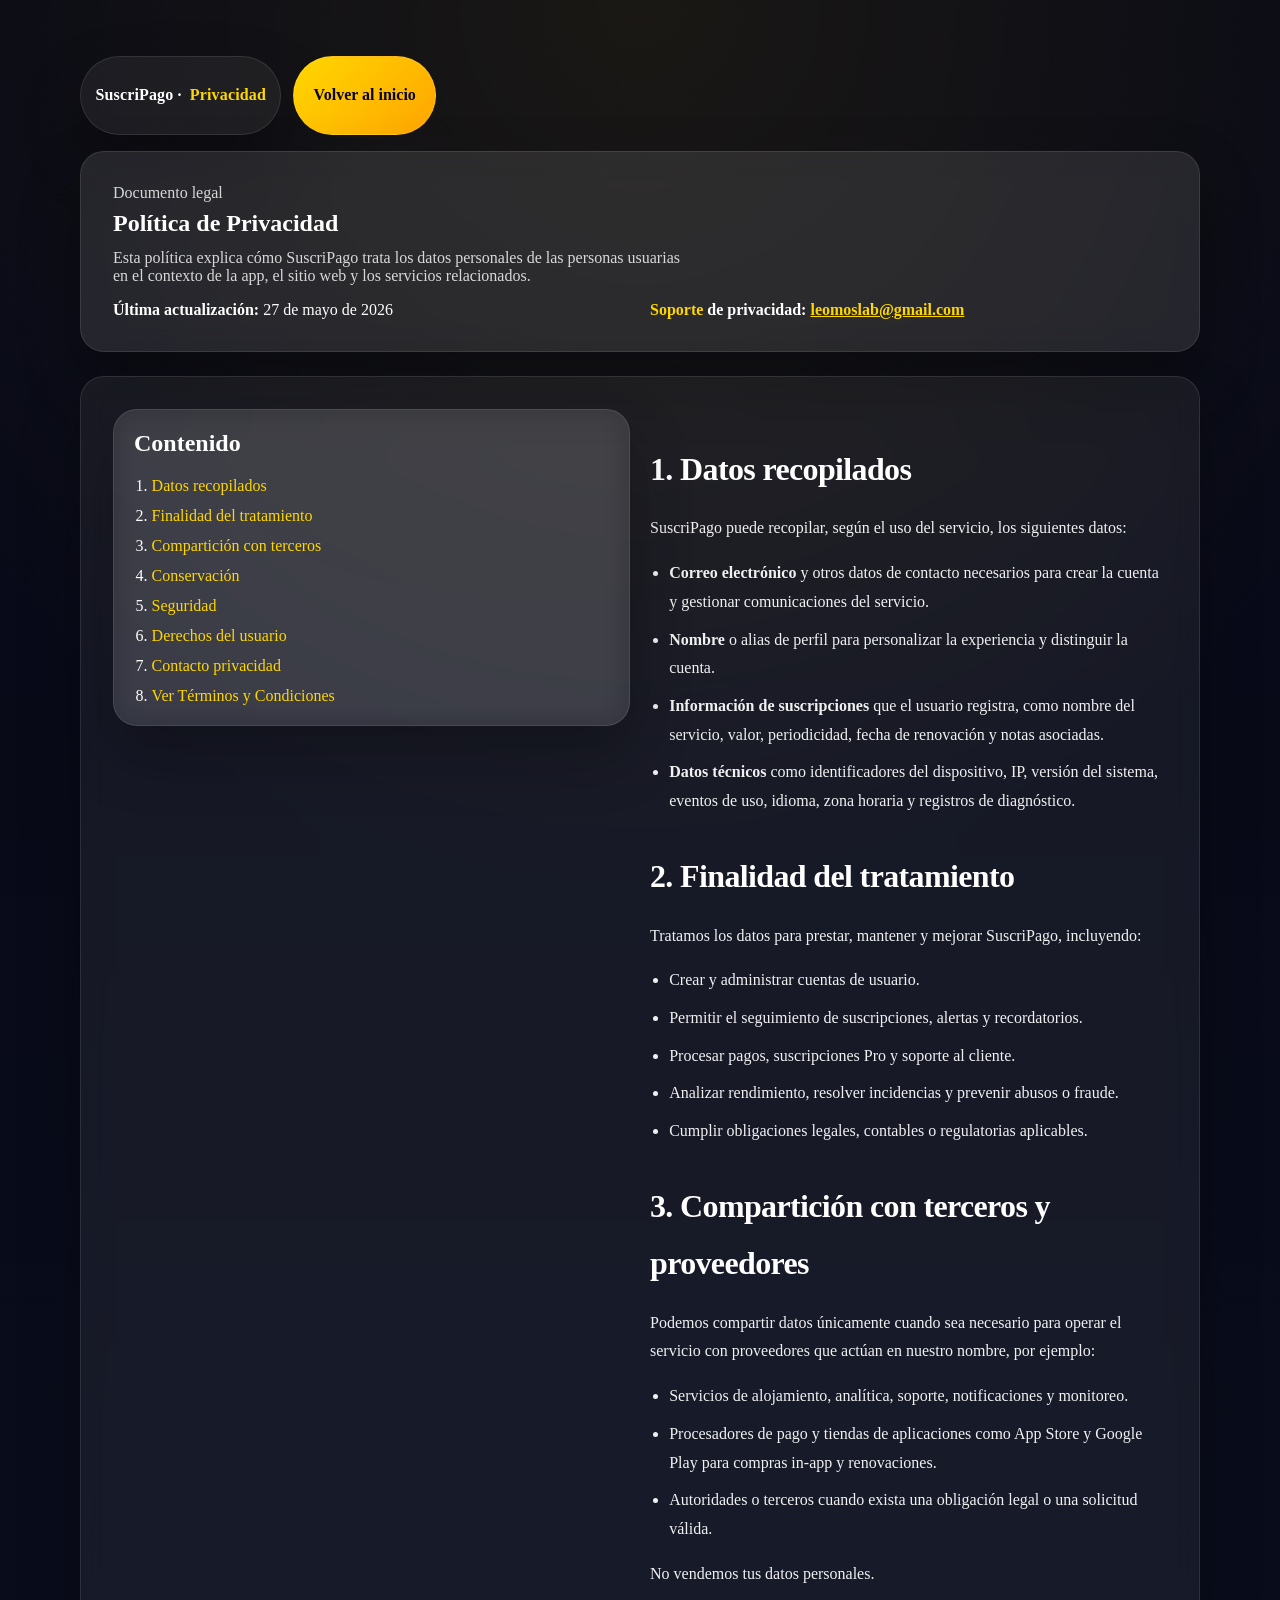
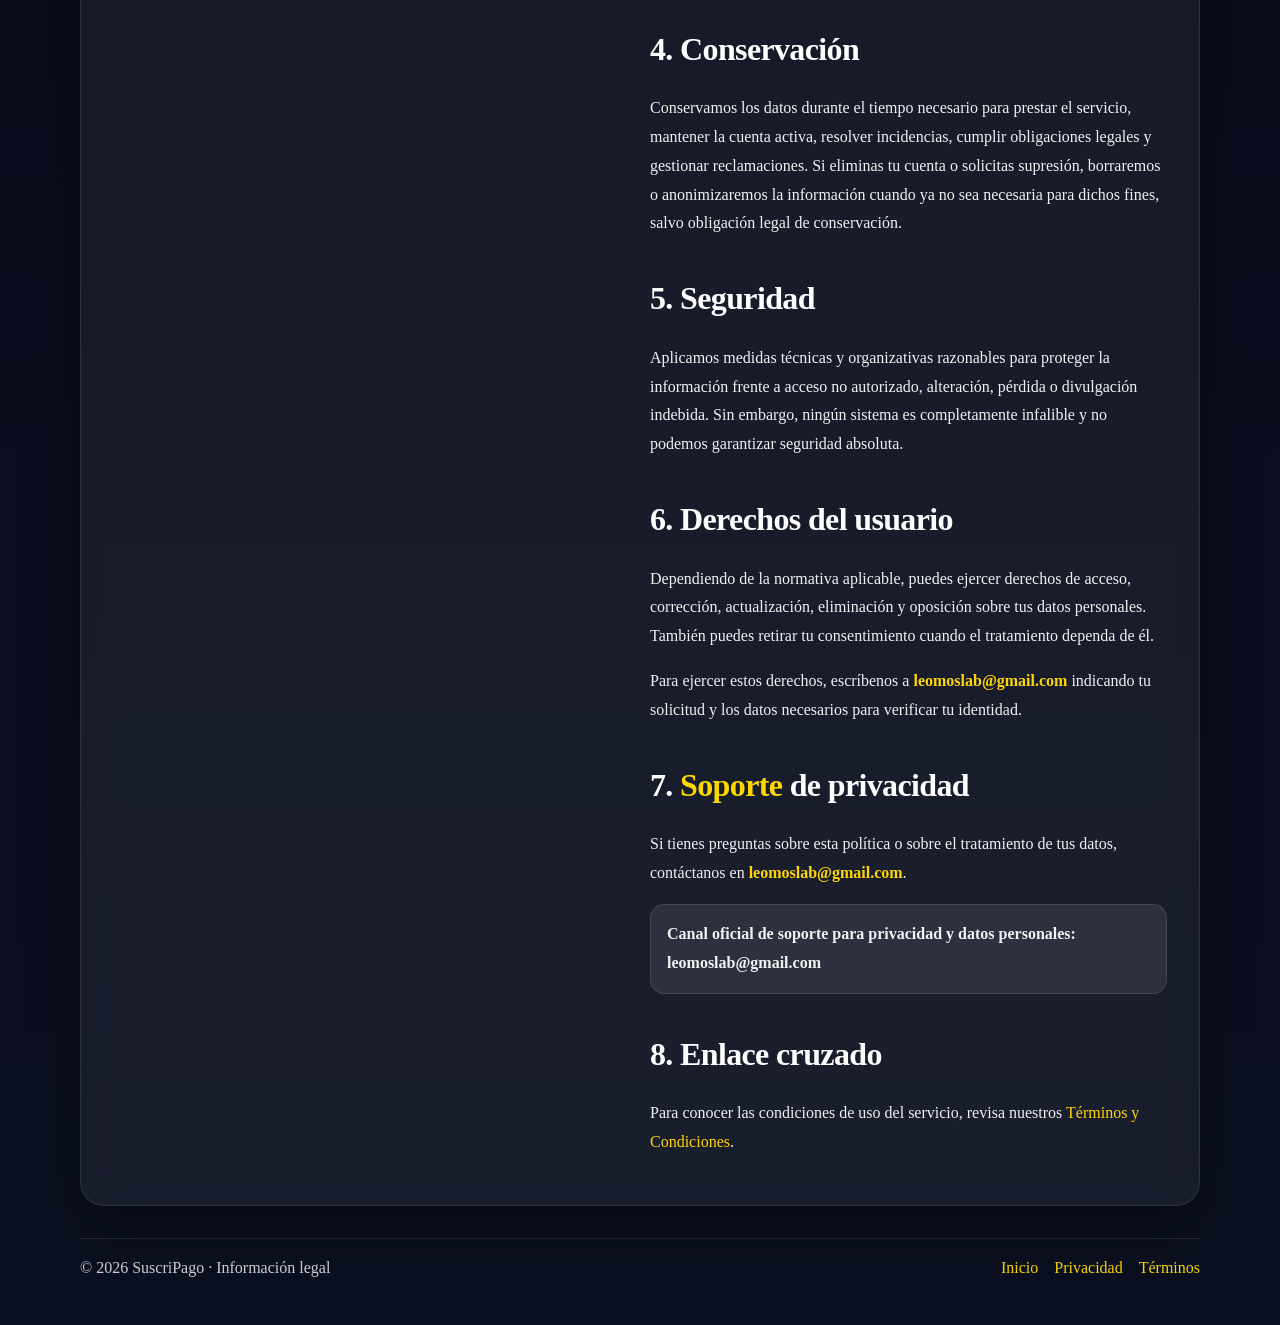
<file: privacy/index.html>
<!DOCTYPE html>
<html lang="es">
<head>
    <meta charset="UTF-8">
    <meta name="viewport" content="width=device-width, initial-scale=1.0">
    <title>Política de Privacidad | SuscriPago</title>
    <meta name="description" content="Conoce cómo SuscriPago recopila, usa, protege y conserva tus datos personales para brindarte el servicio de gestión de suscripciones.">
    <link rel="canonical" href="https://suscripago.leomoslab.com/privacy">
    <meta property="og:type" content="website">
    <meta property="og:title" content="Política de Privacidad | SuscriPago">
    <meta property="og:description" content="Información sobre el tratamiento de datos personales en SuscriPago, incluyendo derechos, conservación y contacto de privacidad.">
    <meta property="og:url" content="https://suscripago.leomoslab.com/privacy">
    <meta property="og:image" content="https://suscripago.leomoslab.com/images/logo-oro.png">
    <meta name="twitter:card" content="summary_large_image">
    <meta name="twitter:title" content="Política de Privacidad | SuscriPago">
    <meta name="twitter:description" content="Información sobre el tratamiento de datos personales en SuscriPago.">
    <meta name="twitter:image" content="https://suscripago.leomoslab.com/images/logo-oro.png">
    <link rel="icon" type="image/png" href="/images/logo-oro.png">
    <link rel="stylesheet" href="/css/styles.css">
</head>
<body class="legal-page">
    <main class="legal-shell">
        <section class="legal-hero">
            <div class="legal-pill-row" style="margin-bottom: 1rem;">
                <span class="legal-badge">SuscriPago · <span class="legal-accent">Privacidad</span></span>
                <a class="legal-link-button legal-focus" href="/" aria-label="Volver al inicio">Volver al inicio</a>
            </div>
            <div class="legal-card legal-card--strong" style="padding: clamp(1.25rem, 3vw, 2rem);">
                <p class="legal-subtle" style="margin: 0 0 0.5rem;">Documento legal</p>
                <h1 style="margin: 0 0 0.75rem;">Política de Privacidad</h1>
                <p class="legal-subtle" style="margin: 0 0 1rem; max-width: 72ch;">
                    Esta política explica cómo SuscriPago trata los datos personales de las personas usuarias en el contexto de la app, el sitio web y los servicios relacionados.
                </p>
                <div class="legal-grid legal-grid--two">
                    <div>
                        <strong>Última actualización:</strong> <time id="updated-at">27 de mayo de 2026</time>
                    </div>
                    <div>
                        <strong><span class="legal-accent">Soporte</span> de privacidad:</strong> <a href="mailto:leomoslab@gmail.com" class="legal-email">leomoslab@gmail.com</a>
                    </div>
                </div>
            </div>
        </section>

        <section class="legal-card" style="padding: clamp(1.25rem, 3vw, 2rem);">
            <div class="legal-grid legal-grid--two">
                <aside class="legal-card legal-card--strong legal-toc" style="padding: 1.25rem; align-self: start;">
                    <h2 style="margin-top: 0;">Contenido</h2>
                    <nav aria-label="Índice de la política de privacidad">
                        <ol style="margin: 0; padding-left: 1.1rem; display: grid; gap: 0.75rem;">
                            <li><a href="#datos">Datos recopilados</a></li>
                            <li><a href="#finalidad">Finalidad del tratamiento</a></li>
                            <li><a href="#terceros">Compartición con terceros</a></li>
                            <li><a href="#conservacion">Conservación</a></li>
                            <li><a href="#seguridad">Seguridad</a></li>
                            <li><a href="#derechos">Derechos del usuario</a></li>
                            <li><a href="#contacto">Contacto privacidad</a></li>
                            <li><a href="/terms">Ver Términos y Condiciones</a></li>
                        </ol>
                    </nav>
                </aside>

                <article class="legal-content">
                    <h2 id="datos">1. Datos recopilados</h2>
                    <p>SuscriPago puede recopilar, según el uso del servicio, los siguientes datos:</p>
                    <ul>
                        <li><strong>Correo electrónico</strong> y otros datos de contacto necesarios para crear la cuenta y gestionar comunicaciones del servicio.</li>
                        <li><strong>Nombre</strong> o alias de perfil para personalizar la experiencia y distinguir la cuenta.</li>
                        <li><strong>Información de suscripciones</strong> que el usuario registra, como nombre del servicio, valor, periodicidad, fecha de renovación y notas asociadas.</li>
                        <li><strong>Datos técnicos</strong> como identificadores del dispositivo, IP, versión del sistema, eventos de uso, idioma, zona horaria y registros de diagnóstico.</li>
                    </ul>

                    <h2 id="finalidad">2. Finalidad del tratamiento</h2>
                    <p>Tratamos los datos para prestar, mantener y mejorar SuscriPago, incluyendo:</p>
                    <ul>
                        <li>Crear y administrar cuentas de usuario.</li>
                        <li>Permitir el seguimiento de suscripciones, alertas y recordatorios.</li>
                        <li>Procesar pagos, suscripciones Pro y soporte al cliente.</li>
                        <li>Analizar rendimiento, resolver incidencias y prevenir abusos o fraude.</li>
                        <li>Cumplir obligaciones legales, contables o regulatorias aplicables.</li>
                    </ul>

                    <h2 id="terceros">3. Compartición con terceros y proveedores</h2>
                    <p>Podemos compartir datos únicamente cuando sea necesario para operar el servicio con proveedores que actúan en nuestro nombre, por ejemplo:</p>
                    <ul>
                        <li>Servicios de alojamiento, analítica, soporte, notificaciones y monitoreo.</li>
                        <li>Procesadores de pago y tiendas de aplicaciones como App Store y Google Play para compras in-app y renovaciones.</li>
                        <li>Autoridades o terceros cuando exista una obligación legal o una solicitud válida.</li>
                    </ul>
                    <p>No vendemos tus datos personales.</p>

                    <h2 id="conservacion">4. Conservación</h2>
                    <p>Conservamos los datos durante el tiempo necesario para prestar el servicio, mantener la cuenta activa, resolver incidencias, cumplir obligaciones legales y gestionar reclamaciones. Si eliminas tu cuenta o solicitas supresión, borraremos o anonimizaremos la información cuando ya no sea necesaria para dichos fines, salvo obligación legal de conservación.</p>

                    <h2 id="seguridad">5. Seguridad</h2>
                    <p>Aplicamos medidas técnicas y organizativas razonables para proteger la información frente a acceso no autorizado, alteración, pérdida o divulgación indebida. Sin embargo, ningún sistema es completamente infalible y no podemos garantizar seguridad absoluta.</p>

                    <h2 id="derechos">6. Derechos del usuario</h2>
                    <p>Dependiendo de la normativa aplicable, puedes ejercer derechos de acceso, corrección, actualización, eliminación y oposición sobre tus datos personales. También puedes retirar tu consentimiento cuando el tratamiento dependa de él.</p>
                    <p>Para ejercer estos derechos, escríbenos a <a href="mailto:leomoslab@gmail.com" class="legal-email">leomoslab@gmail.com</a> indicando tu solicitud y los datos necesarios para verificar tu identidad.</p>

                    <h2 id="contacto">7. <span class="legal-accent">Soporte</span> de privacidad</h2>
                    <p>Si tienes preguntas sobre esta política o sobre el tratamiento de tus datos, contáctanos en <a href="mailto:leomoslab@gmail.com" class="legal-email">leomoslab@gmail.com</a>.</p>
                    <p class="legal-contact-note">Canal oficial de soporte para privacidad y datos personales: leomoslab@gmail.com</p>

                    <h2>8. Enlace cruzado</h2>
                    <p>Para conocer las condiciones de uso del servicio, revisa nuestros <a href="/terms">Términos y Condiciones</a>.</p>
                </article>
            </div>
        </section>
    </main>

    <footer class="legal-footer">
        <div class="legal-shell legal-footer-inner">
            <p class="legal-subtle" style="margin: 0;">© 2026 SuscriPago · Información legal</p>
            <div class="legal-footer-links">
                <a href="/" class="legal-focus">Inicio</a>
                <a href="/privacy" class="legal-focus" aria-current="page">Privacidad</a>
                <a href="/terms" class="legal-focus">Términos</a>
            </div>
        </div>
    </footer>

    <script>
        const updatedAt = document.getElementById('updated-at');
        if (updatedAt) {
            updatedAt.textContent = new Intl.DateTimeFormat('es-CO', {
                day: 'numeric',
                month: 'long',
                year: 'numeric'
            }).format(new Date('2026-05-27T00:00:00'));
        }
    </script>
</body>
</html>
</file>
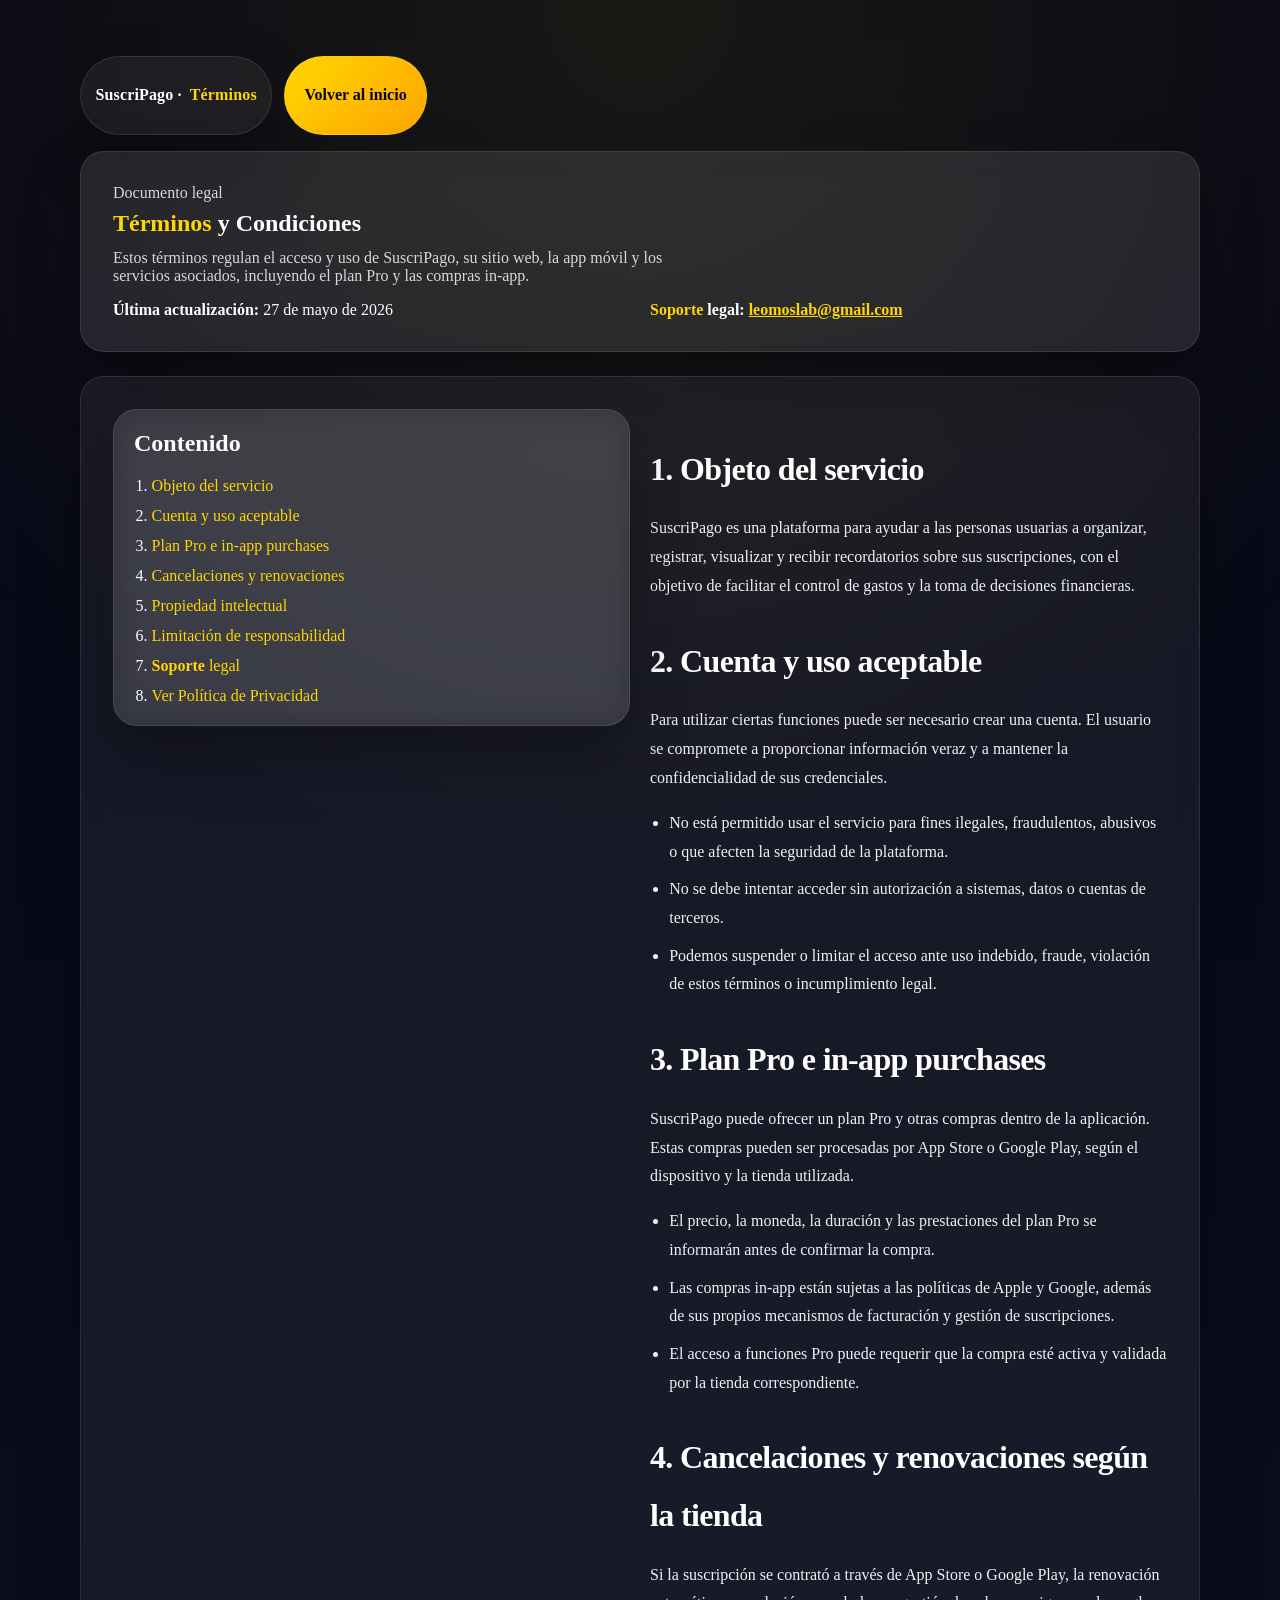
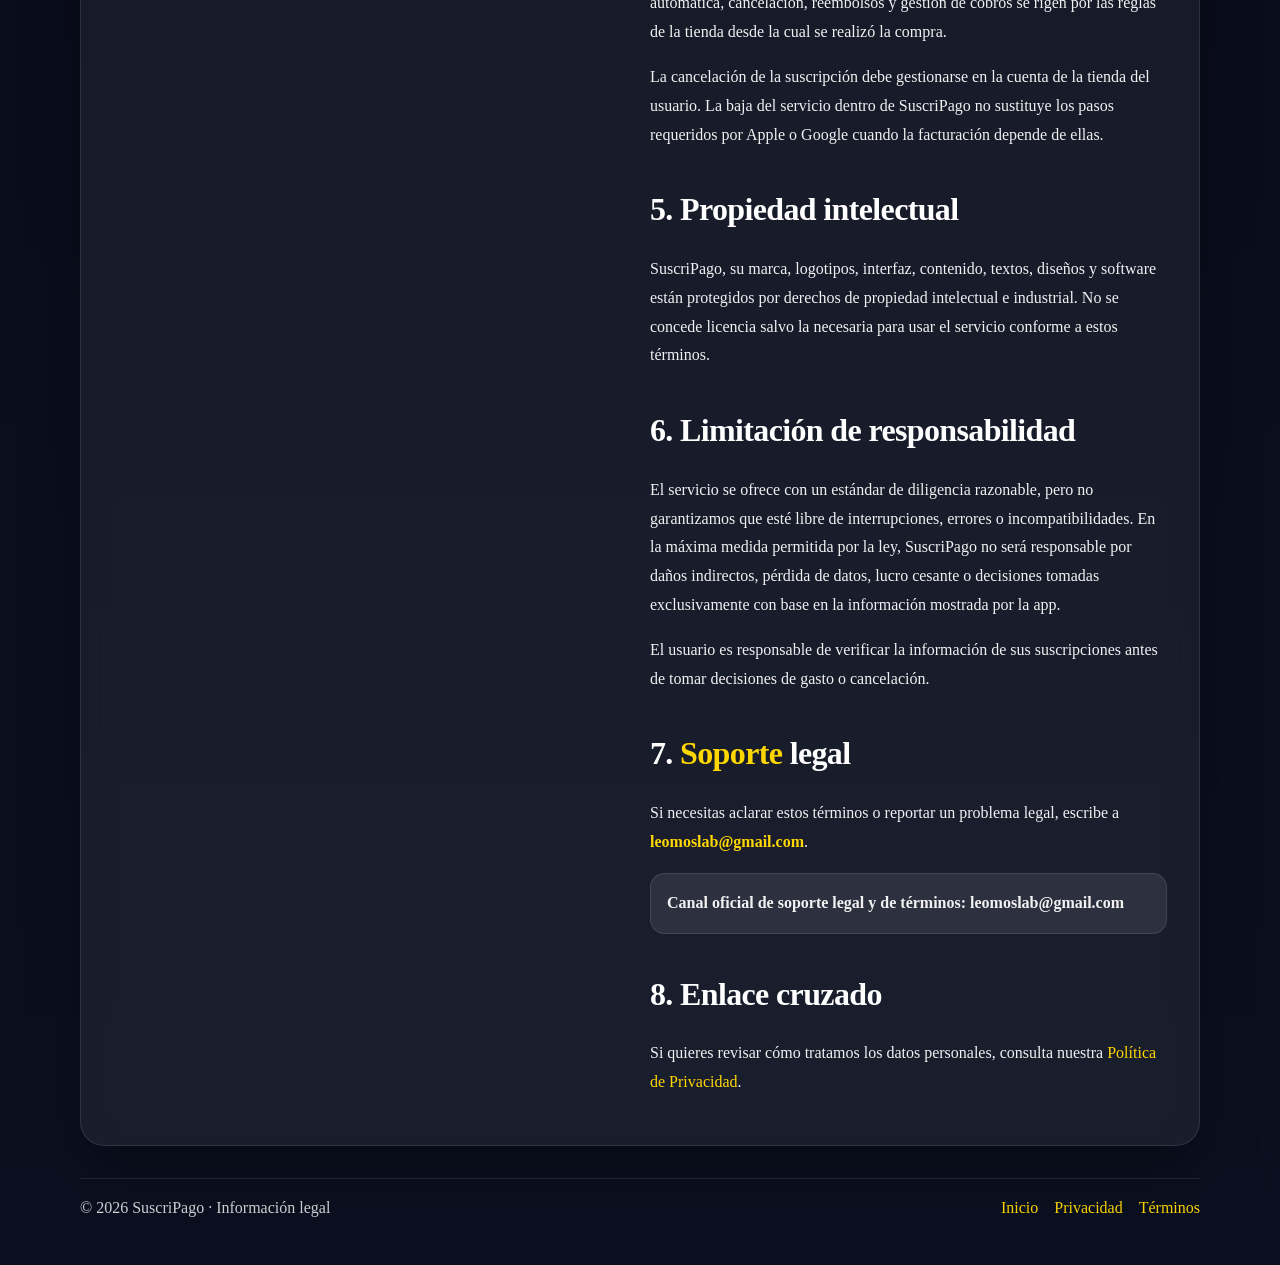
<file: terms/index.html>
<!DOCTYPE html>
<html lang="es">
<head>
    <meta charset="UTF-8">
    <meta name="viewport" content="width=device-width, initial-scale=1.0">
    <title>Términos y Condiciones | SuscriPago</title>
    <meta name="description" content="Lee los términos y condiciones de uso de SuscriPago, incluyendo suscripción Pro, compras in-app, cancelaciones y limitación de responsabilidad.">
    <link rel="canonical" href="https://suscripago.leomoslab.com/terms">
    <meta property="og:type" content="website">
    <meta property="og:title" content="Términos y Condiciones | SuscriPago">
    <meta property="og:description" content="Condiciones de uso de SuscriPago, suscripción Pro, compras in-app y limitación de responsabilidad.">
    <meta property="og:url" content="https://suscripago.leomoslab.com/terms">
    <meta property="og:image" content="https://suscripago.leomoslab.com/images/logo-oro.png">
    <meta name="twitter:card" content="summary_large_image">
    <meta name="twitter:title" content="Términos y Condiciones | SuscriPago">
    <meta name="twitter:description" content="Condiciones de uso de SuscriPago, suscripción Pro y compras in-app.">
    <meta name="twitter:image" content="https://suscripago.leomoslab.com/images/logo-oro.png">
    <link rel="icon" type="image/png" href="/images/logo-oro.png">
    <link rel="stylesheet" href="/css/styles.css">
</head>
<body class="legal-page">
    <main class="legal-shell">
        <section class="legal-hero">
            <div class="legal-pill-row" style="margin-bottom: 1rem;">
                <span class="legal-badge">SuscriPago · <span class="legal-accent">Términos</span></span>
                <a class="legal-link-button legal-focus" href="/" aria-label="Volver al inicio">Volver al inicio</a>
            </div>
            <div class="legal-card legal-card--strong" style="padding: clamp(1.25rem, 3vw, 2rem);">
                <p class="legal-subtle" style="margin: 0 0 0.5rem;">Documento legal</p>
                <h1 style="margin: 0 0 0.75rem;"><span class="legal-accent">Términos</span> y Condiciones</h1>
                <p class="legal-subtle" style="margin: 0 0 1rem; max-width: 72ch;">
                    Estos términos regulan el acceso y uso de SuscriPago, su sitio web, la app móvil y los servicios asociados, incluyendo el plan Pro y las compras in-app.
                </p>
                <div class="legal-grid legal-grid--two">
                    <div>
                        <strong>Última actualización:</strong> <time id="updated-at">27 de mayo de 2026</time>
                    </div>
                    <div>
                        <strong><span class="legal-accent">Soporte</span> legal:</strong> <a href="mailto:leomoslab@gmail.com" class="legal-email">leomoslab@gmail.com</a>
                    </div>
                </div>
            </div>
        </section>

        <section class="legal-card" style="padding: clamp(1.25rem, 3vw, 2rem);">
            <div class="legal-grid legal-grid--two">
                <aside class="legal-card legal-card--strong legal-toc" style="padding: 1.25rem; align-self: start;">
                    <h2 style="margin-top: 0;">Contenido</h2>
                    <nav aria-label="Índice de términos y condiciones">
                        <ol style="margin: 0; padding-left: 1.1rem; display: grid; gap: 0.75rem;">
                            <li><a href="#objeto">Objeto del servicio</a></li>
                            <li><a href="#cuenta">Cuenta y uso aceptable</a></li>
                            <li><a href="#pro">Plan Pro e in-app purchases</a></li>
                            <li><a href="#cancelaciones">Cancelaciones y renovaciones</a></li>
                            <li><a href="#propiedad">Propiedad intelectual</a></li>
                            <li><a href="#responsabilidad">Limitación de responsabilidad</a></li>
                            <li><a href="#contacto"><span class="legal-accent">Soporte</span> legal</a></li>
                            <li><a href="/privacy">Ver Política de Privacidad</a></li>
                        </ol>
                    </nav>
                </aside>

                <article class="legal-content">
                    <h2 id="objeto">1. Objeto del servicio</h2>
                    <p>SuscriPago es una plataforma para ayudar a las personas usuarias a organizar, registrar, visualizar y recibir recordatorios sobre sus suscripciones, con el objetivo de facilitar el control de gastos y la toma de decisiones financieras.</p>

                    <h2 id="cuenta">2. Cuenta y uso aceptable</h2>
                    <p>Para utilizar ciertas funciones puede ser necesario crear una cuenta. El usuario se compromete a proporcionar información veraz y a mantener la confidencialidad de sus credenciales.</p>
                    <ul>
                        <li>No está permitido usar el servicio para fines ilegales, fraudulentos, abusivos o que afecten la seguridad de la plataforma.</li>
                        <li>No se debe intentar acceder sin autorización a sistemas, datos o cuentas de terceros.</li>
                        <li>Podemos suspender o limitar el acceso ante uso indebido, fraude, violación de estos términos o incumplimiento legal.</li>
                    </ul>

                    <h2 id="pro">3. Plan Pro e in-app purchases</h2>
                    <p>SuscriPago puede ofrecer un plan Pro y otras compras dentro de la aplicación. Estas compras pueden ser procesadas por App Store o Google Play, según el dispositivo y la tienda utilizada.</p>
                    <ul>
                        <li>El precio, la moneda, la duración y las prestaciones del plan Pro se informarán antes de confirmar la compra.</li>
                        <li>Las compras in-app están sujetas a las políticas de Apple y Google, además de sus propios mecanismos de facturación y gestión de suscripciones.</li>
                        <li>El acceso a funciones Pro puede requerir que la compra esté activa y validada por la tienda correspondiente.</li>
                    </ul>

                    <h2 id="cancelaciones">4. Cancelaciones y renovaciones según la tienda</h2>
                    <p>Si la suscripción se contrató a través de App Store o Google Play, la renovación automática, cancelación, reembolsos y gestión de cobros se rigen por las reglas de la tienda desde la cual se realizó la compra.</p>
                    <p>La cancelación de la suscripción debe gestionarse en la cuenta de la tienda del usuario. La baja del servicio dentro de SuscriPago no sustituye los pasos requeridos por Apple o Google cuando la facturación depende de ellas.</p>

                    <h2 id="propiedad">5. Propiedad intelectual</h2>
                    <p>SuscriPago, su marca, logotipos, interfaz, contenido, textos, diseños y software están protegidos por derechos de propiedad intelectual e industrial. No se concede licencia salvo la necesaria para usar el servicio conforme a estos términos.</p>

                    <h2 id="responsabilidad">6. Limitación de responsabilidad</h2>
                    <p>El servicio se ofrece con un estándar de diligencia razonable, pero no garantizamos que esté libre de interrupciones, errores o incompatibilidades. En la máxima medida permitida por la ley, SuscriPago no será responsable por daños indirectos, pérdida de datos, lucro cesante o decisiones tomadas exclusivamente con base en la información mostrada por la app.</p>
                    <p>El usuario es responsable de verificar la información de sus suscripciones antes de tomar decisiones de gasto o cancelación.</p>

                    <h2 id="contacto">7. <span class="legal-accent">Soporte</span> legal</h2>
                    <p>Si necesitas aclarar estos términos o reportar un problema legal, escribe a <a href="mailto:leomoslab@gmail.com" class="legal-email">leomoslab@gmail.com</a>.</p>
                    <p class="legal-contact-note">Canal oficial de soporte legal y de términos: leomoslab@gmail.com</p>

                    <h2>8. Enlace cruzado</h2>
                    <p>Si quieres revisar cómo tratamos los datos personales, consulta nuestra <a href="/privacy">Política de Privacidad</a>.</p>
                </article>
            </div>
        </section>
    </main>

    <footer class="legal-footer">
        <div class="legal-shell legal-footer-inner">
            <p class="legal-subtle" style="margin: 0;">© 2026 SuscriPago · Información legal</p>
            <div class="legal-footer-links">
                <a href="/" class="legal-focus">Inicio</a>
                <a href="/privacy" class="legal-focus">Privacidad</a>
                <a href="/terms" class="legal-focus" aria-current="page">Términos</a>
            </div>
        </div>
    </footer>

    <script>
        const updatedAt = document.getElementById('updated-at');
        if (updatedAt) {
            updatedAt.textContent = new Intl.DateTimeFormat('es-CO', {
                day: 'numeric',
                month: 'long',
                year: 'numeric'
            }).format(new Date('2026-05-27T00:00:00'));
        }
    </script>
</body>
</html>
</file>
<file: css/styles.css>
:root {
    --bg-primary: #080616;
    --bg-card: rgba(255, 255, 255, 0.05);
    --text-primary: #FFFFFF;
    --border-color: rgba(255, 255, 255, 0.1);
    --accent-color: #FFD700;
    --accent-color-hover: #FFA500;
    --legal-bg: radial-gradient(circle at top, rgba(255, 215, 0, 0.08), transparent 30%), linear-gradient(180deg, #070816 0%, #0b1020 100%);
    --legal-surface: rgba(255, 255, 255, 0.06);
    --legal-surface-strong: rgba(255, 255, 255, 0.1);
    --legal-shadow: 0 28px 60px rgba(0, 0, 0, 0.28);
}
[data-theme="light"] {
    --bg-primary: #F8FAFC;
    --bg-card: #FFFFFF;
    --text-primary: #0F172A;
    --border-color: #E2E8F0;
    --accent-color: #2F2FE4;
    --accent-color-hover: #1A1A99;
    --legal-bg: radial-gradient(circle at top, rgba(47, 47, 228, 0.08), transparent 30%), linear-gradient(180deg, #f8fafc 0%, #eef2ff 100%);
    --legal-surface: rgba(255, 255, 255, 0.92);
    --legal-surface-strong: rgba(255, 255, 255, 1);
    --legal-shadow: 0 26px 60px rgba(15, 23, 42, 0.12);
}
body {
    background-color: var(--bg-primary);
    color: var(--text-primary);
    transition: all 0.3s ease;
}
body.legal-page {
    min-height: 100vh;
    background: var(--legal-bg);
    color: var(--text-primary);
}

.legal-shell {
    width: min(1120px, calc(100% - 2rem));
    margin: 0 auto;
}

.legal-hero {
    padding: 3rem 0 1.5rem;
}

.legal-badge {
    display: inline-flex;
    align-items: center;
    gap: 0.5rem;
    padding: 0.6rem 0.9rem;
    border: 1px solid var(--border-color);
    background: var(--legal-surface);
    color: var(--text-primary);
    border-radius: 999px;
    box-shadow: var(--legal-shadow);
    font-weight: 600;
    letter-spacing: 0.01em;
}

.legal-card {
    background: var(--legal-surface);
    border: 1px solid var(--border-color);
    border-radius: 1.5rem;
    box-shadow: var(--legal-shadow);
    backdrop-filter: blur(14px);
}

.legal-card--strong {
    background: var(--legal-surface-strong);
}

.legal-content {
    line-height: 1.8;
    font-size: 1rem;
}

.legal-content h1,
.legal-content h2,
.legal-content h3 {
    color: var(--text-primary);
    letter-spacing: -0.02em;
}

.legal-accent {
    color: var(--accent-color);
    font-weight: 700;
}

.legal-email {
    color: var(--accent-color);
    font-weight: 700;
}

.legal-content h1 {
    font-size: clamp(2rem, 5vw, 3.5rem);
    line-height: 1.1;
}

.legal-content h2 {
    font-size: clamp(1.4rem, 3vw, 2rem);
    margin-top: 2rem;
    margin-bottom: 0.9rem;
}

.legal-content h3 {
    font-size: 1.1rem;
    margin-top: 1.25rem;
    margin-bottom: 0.35rem;
}

.legal-content p,
.legal-content li {
    color: color-mix(in srgb, var(--text-primary) 94%, transparent);
}

.legal-content ul {
    padding-left: 1.2rem;
}

.legal-content li + li {
    margin-top: 0.55rem;
}

.legal-grid {
    display: grid;
    gap: 1.25rem;
}

.legal-grid--two {
    grid-template-columns: repeat(2, minmax(0, 1fr));
}

.legal-grid--cards {
    grid-template-columns: repeat(3, minmax(0, 1fr));
}

.legal-toc a,
.legal-content a,
.legal-footer a {
    color: var(--accent-color);
    text-decoration: none;
}

.legal-toc a:hover,
.legal-content a:hover,
.legal-footer a:hover {
    text-decoration: underline;
}

.legal-link-button {
    display: inline-flex;
    align-items: center;
    justify-content: center;
    min-height: 48px;
    padding: 0.9rem 1.2rem;
    border-radius: 999px;
    border: 1px solid var(--border-color);
    background: linear-gradient(135deg, var(--accent-color) 0%, var(--accent-color-hover) 100%);
    color: #080616;
    font-weight: 700;
    text-decoration: none;
    transition: transform 0.2s ease, box-shadow 0.2s ease;
}

.legal-link-button:hover,
.legal-link-button:focus-visible {
    transform: translateY(-1px);
    box-shadow: 0 16px 32px rgba(255, 215, 0, 0.25);
}

.legal-subtle {
    color: color-mix(in srgb, var(--text-primary) 82%, transparent);
}

.legal-contact-note {
    margin-top: 0.85rem;
    padding: 0.95rem 1rem;
    border-radius: 0.9rem;
    background: color-mix(in srgb, var(--legal-surface-strong) 88%, transparent);
    border: 1px solid var(--border-color);
    color: color-mix(in srgb, var(--text-primary) 96%, transparent);
    font-weight: 600;
}

.legal-pill-row {
    display: flex;
    flex-wrap: wrap;
    gap: 0.75rem;
}

.legal-pill {
    display: inline-flex;
    align-items: center;
    gap: 0.45rem;
    padding: 0.55rem 0.8rem;
    border-radius: 999px;
    background: rgba(255, 215, 0, 0.12);
    border: 1px solid rgba(255, 215, 0, 0.22);
    color: var(--text-primary);
    font-weight: 600;
}

.legal-footer {
    padding: 2rem 0 2.5rem;
}

.legal-footer-inner {
    display: flex;
    flex-wrap: wrap;
    gap: 1rem;
    align-items: center;
    justify-content: space-between;
    border-top: 1px solid var(--border-color);
    padding-top: 1.25rem;
}

.legal-footer-links {
    display: flex;
    flex-wrap: wrap;
    gap: 1rem;
}

.legal-focus,
.legal-content a,
.legal-link-button,
.legal-footer a,
.legal-toc a {
    outline: none;
}

.legal-focus:focus-visible,
.legal-content a:focus-visible,
.legal-link-button:focus-visible,
.legal-footer a:focus-visible,
.legal-toc a:focus-visible {
    outline: 3px solid rgba(255, 215, 0, 0.6);
    outline-offset: 3px;
    border-radius: 0.7rem;
}

@media (max-width: 900px) {
    .legal-grid--two,
    .legal-grid--cards {
        grid-template-columns: 1fr;
    }
}

@media (max-width: 640px) {
    .legal-shell {
        width: min(100% - 1rem, 1120px);
    }

    .legal-hero {
        padding-top: 1.5rem;
    }

    .legal-content {
        font-size: 0.98rem;
    }

    .legal-footer-inner {
        align-items: flex-start;
    }
}
.navbar {
    position: fixed;
    top: 0;
    width: 100%;
    z-index: 1000;
    background-color: var(--bg-primary);
    border-bottom: 1px solid var(--border-color);
}
.btn-primary {
    background: linear-gradient(135deg, #2F2FE4 0%, #1A1A99 100%);
    transition: transform 0.3s;
}
.btn-primary:hover { transform: translateY(-2px); }
.btn-gold {
    background: linear-gradient(135deg, #FFD700 0%, #FFA500 100%);
    color: #080616;
    transition: transform 0.3s;
}
.btn-gold:hover { transform: translateY(-2px); }
.card {
    background-color: var(--bg-card);
    border: 1px solid var(--border-color);
    transition: all 0.3s;
    border-radius: 1.5rem;
}
.card:hover { transform: translateY(-5px); }
@keyframes fadeIn {
    from { opacity: 0; transform: translateY(20px); }
    to { opacity: 1; transform: translateY(0); }
}
.animate-fade-in { animation: fadeIn 1s ease-out; }
.lang-selector { cursor: pointer; }
.lang-selector:hover { opacity: 0.7; }

[data-theme="light"] .text-yellow-400 {
    color: var(--accent-color) !important;
}

[data-theme="light"] .bg-yellow-400,
[data-theme="light"] .hover\:bg-yellow-500:hover {
    background: linear-gradient(135deg, var(--accent-color) 0%, var(--accent-color-hover) 100%) !important;
    color: #FFFFFF !important;
}

[data-theme="light"] .border-yellow-400 {
    border-color: var(--accent-color) !important;
}

[data-theme="light"] .btn-gold {
    background: linear-gradient(135deg, var(--accent-color) 0%, var(--accent-color-hover) 100%) !important;
    color: #FFFFFF !important;
}
</file>
